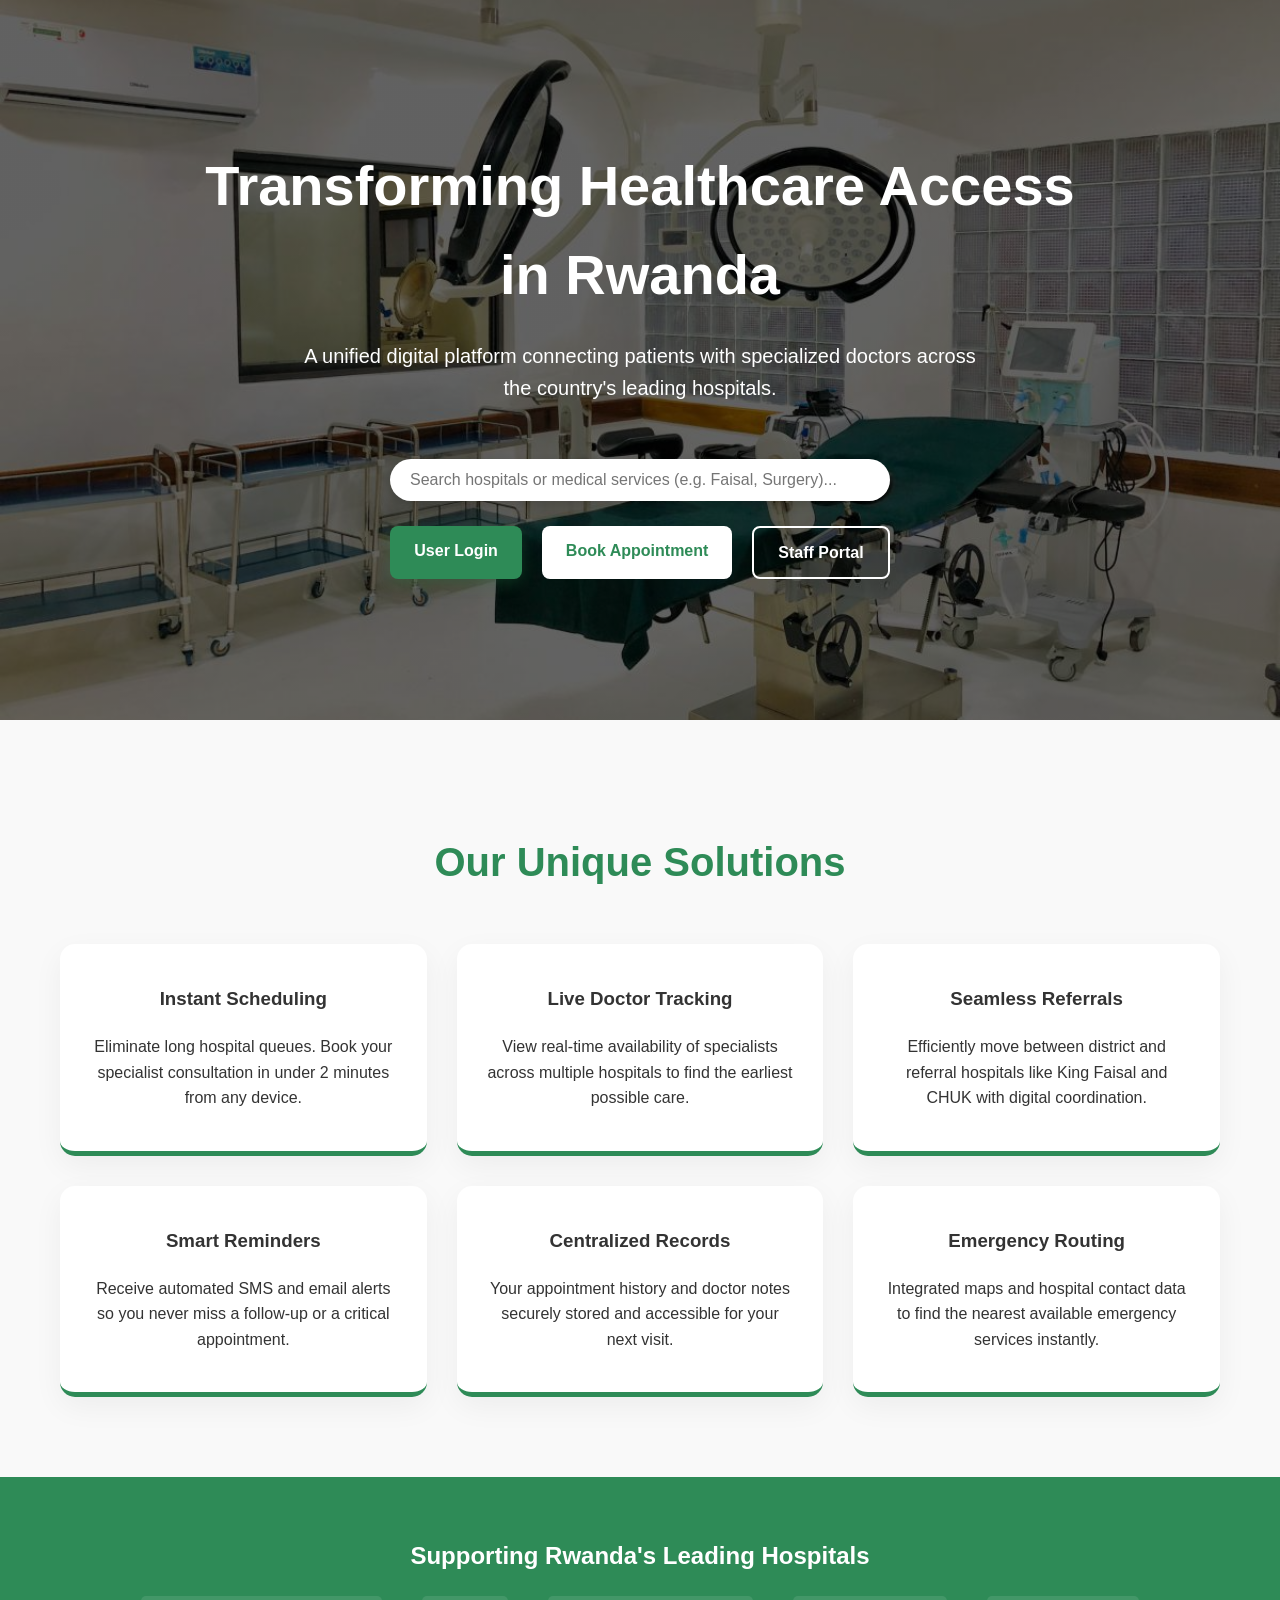
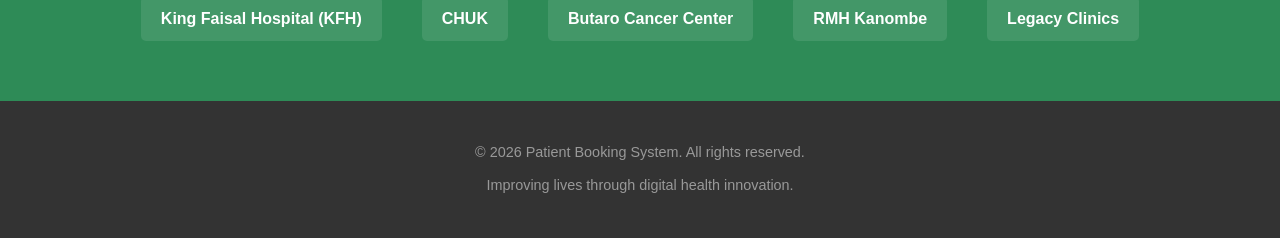
<file: HTML assignment/HTML/index.html>
<!DOCTYPE html>
<html lang="en">
<head>
    <meta charset="UTF-8">
    <meta name="viewport" content="width=device-width, initial-scale=1.0">
    <title>PATIENTS BOOKING SYSTEM - Home</title>
    <link rel="stylesheet" href="../CSS/styles.css">
</head>
<body>

    <!-- Hero Section -->
    <header class="hero">
        <h1>Transforming Healthcare Access in Rwanda</h1>
        <p>A unified digital platform connecting patients with specialized doctors across the country's leading hospitals.</p>
        <div class="search-container" style="margin-top: 25px; width: 100%; max-width: 500px; position: relative; margin-bottom: 25px;">
            <input type="text" id="homeSearch" placeholder="Search hospitals or medical services (e.g. Faisal, Surgery)..." style="padding: 12px 20px; border-radius: 25px; border: none; width: 100%; font-size: 1rem; box-shadow: 0 4px 10px rgba(0,0,0,0.15); box-sizing: border-box;">
            <div id="searchResults" style="position: absolute; width: 100%; background: white; color: #333; border-radius: 8px; margin-top: 5px; max-height: 200px; overflow-y: auto; text-align: left; box-shadow: 0 4px 15px rgba(0,0,0,0.2); display: none; z-index: 100; box-sizing: border-box; border: 1px solid #eee;"></div>
        </div>
        <div class="hero-btns">
            <a href="login.html" class="btn btn-primary">User Login</a>
            <a href="login.html" class="btn btn-secondary">Book Appointment</a>
            <a href="admin_login.html" class="btn btn-outline">Staff Portal</a>
        </div>
    </header>

    <!-- Unique Solutions Section -->
    <section class="solutions">
        <h2>Our Unique Solutions</h2>
        <div class="solutions-grid">
            <div class="solution-card">
                <h3>Instant Scheduling</h3>
                <p>Eliminate long hospital queues. Book your specialist consultation in under 2 minutes from any device.</p>
            </div>
            <div class="solution-card">
                <h3>Live Doctor Tracking</h3>
                <p>View real-time availability of specialists across multiple hospitals to find the earliest possible care.</p>
            </div>
            <div class="solution-card">
                <h3>Seamless Referrals</h3>
                <p>Efficiently move between district and referral hospitals like King Faisal and CHUK with digital coordination.</p>
            </div>
            <div class="solution-card">
                <h3>Smart Reminders</h3>
                <p>Receive automated SMS and email alerts so you never miss a follow-up or a critical appointment.</p>
            </div>
            <div class="solution-card">
                <h3>Centralized Records</h3>
                <p>Your appointment history and doctor notes securely stored and accessible for your next visit.</p>
            </div>
            <div class="solution-card">
                <h3>Emergency Routing</h3>
                <p>Integrated maps and hospital contact data to find the nearest available emergency services instantly.</p>
            </div>
        </div>
    </section>

    <!-- Partner Hospitals -->
    <section class="hospitals">
        <h2>Supporting Rwanda's Leading Hospitals</h2>
        <div class="hospital-list">
            <div class="hospital-item">King Faisal Hospital (KFH)</div>
            <div class="hospital-item">CHUK</div>
            <div class="hospital-item">Butaro Cancer Center</div>
            <div class="hospital-item">RMH Kanombe</div>
            <div class="hospital-item">Legacy Clinics</div>
        </div>
    </section>

    <footer>
        <p>&copy; 2026 Patient Booking System. All rights reserved.</p>
        <p style="margin-top: 10px;">Improving lives through digital health innovation.</p>
    </footer>

    <script src="../JS/home.js"></script>
</body>
</html>
</file>
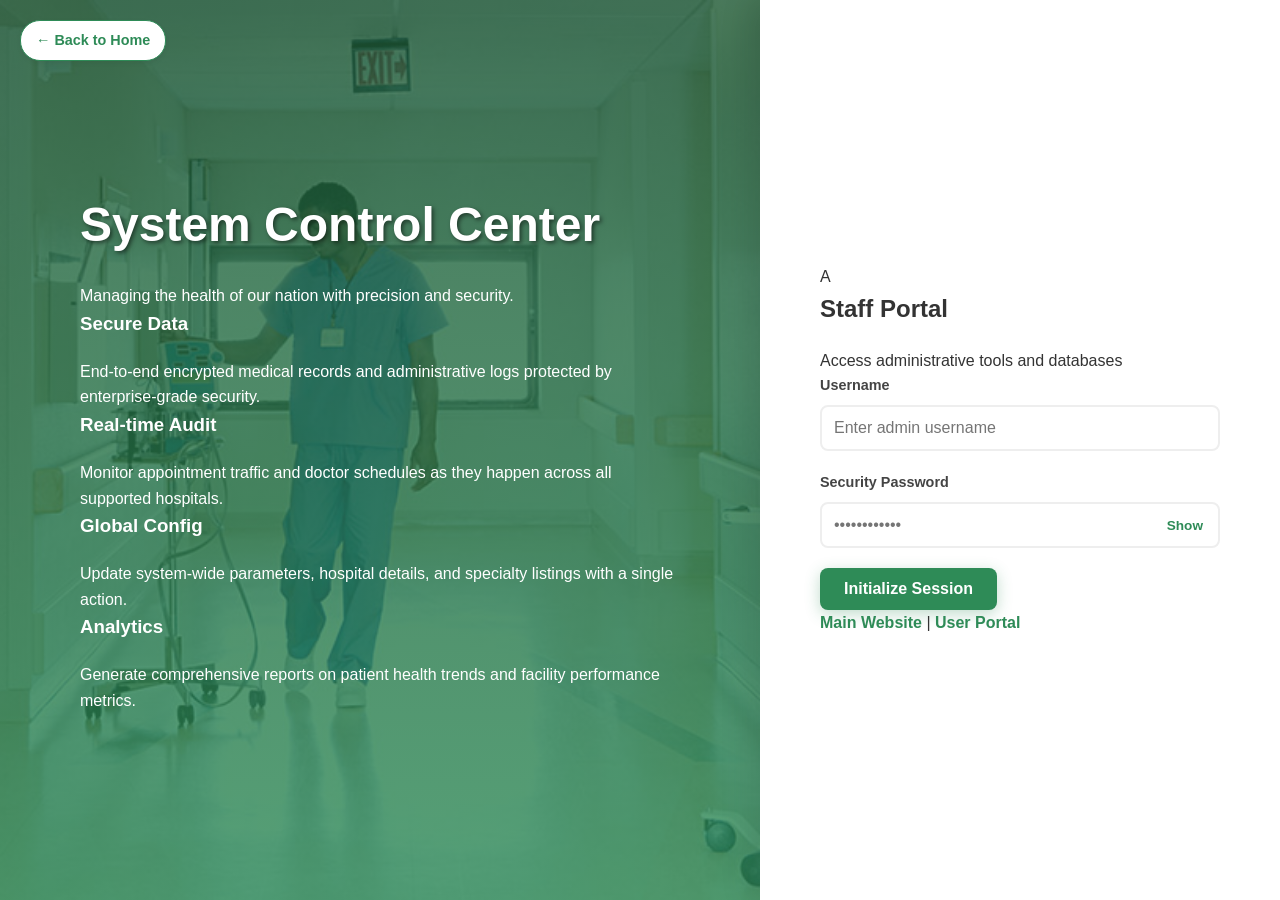
<file: HTML assignment/HTML/admin_login.html>
<!DOCTYPE html>
<html lang="en">
<head>
    <meta charset="UTF-8">
    <title>Admin Portal - Secure Login</title>
    <link rel="stylesheet" href="../CSS/styles.css">
</head>
<body>

    <a href="index.html" class="back-home">&larr; Back to Home</a>

    <div class="container">
        <!-- Left Section: System Control Highlights -->
        <div class="info-panel">
            <h1>System Control Center</h1>
            <p class="lead">Managing the health of our nation with precision and security.</p>
            
            <div class="features-list">
                <div class="feature-item">
                    <h3>Secure Data</h3>
                    <p>End-to-end encrypted medical records and administrative logs protected by enterprise-grade security.</p>
                </div>
                <div class="feature-item">
                    <h3>Real-time Audit</h3>
                    <p>Monitor appointment traffic and doctor schedules as they happen across all supported hospitals.</p>
                </div>
                <div class="feature-item">
                    <h3>Global Config</h3>
                    <p>Update system-wide parameters, hospital details, and specialty listings with a single action.</p>
                </div>
                <div class="feature-item">
                    <h3>Analytics</h3>
                    <p>Generate comprehensive reports on patient health trends and facility performance metrics.</p>
                </div>
            </div>
        </div>

        <!-- Right Section: Login Interface -->
        <div class="login-panel">
            <div class="login-form-wrapper">
                <div class="logo-box">A</div>
                <h2>Staff Portal</h2>
                <p class="subtitle">Access administrative tools and databases</p>

                <form id="adminLoginForm">
                    <div class="form-group">
                        <label for="username">Username</label>
                        <input type="text" id="username" placeholder="Enter admin username" required>
                    </div>
                    <div class="form-group">
                        <label for="password">Security Password</label>
                        <div style="position: relative; display: flex; align-items: center;">
                            <input type="password" id="password" placeholder="••••••••••••" required style="padding-right: 45px;">
                            <button type="button" class="toggle-password" style="position: absolute; right: 12px; background: none; border: none; cursor: pointer; color: var(--primary-color, #2e8b57); font-weight: bold; font-size: 0.85rem; padding: 5px; z-index: 10;">Show</button>
                        </div>
                    </div>

                    <button type="submit" class="btn-submit">Initialize Session</button>
                </form>

                <div class="links">
                    <a href="index.html">Main Website</a>
                    <span>|</span>
                    <a href="login.html">User Portal</a>
                </div>
            </div>
        </div>
    </div>

    <script src="../JS/login.js"></script>
</body>
</html>
</file>
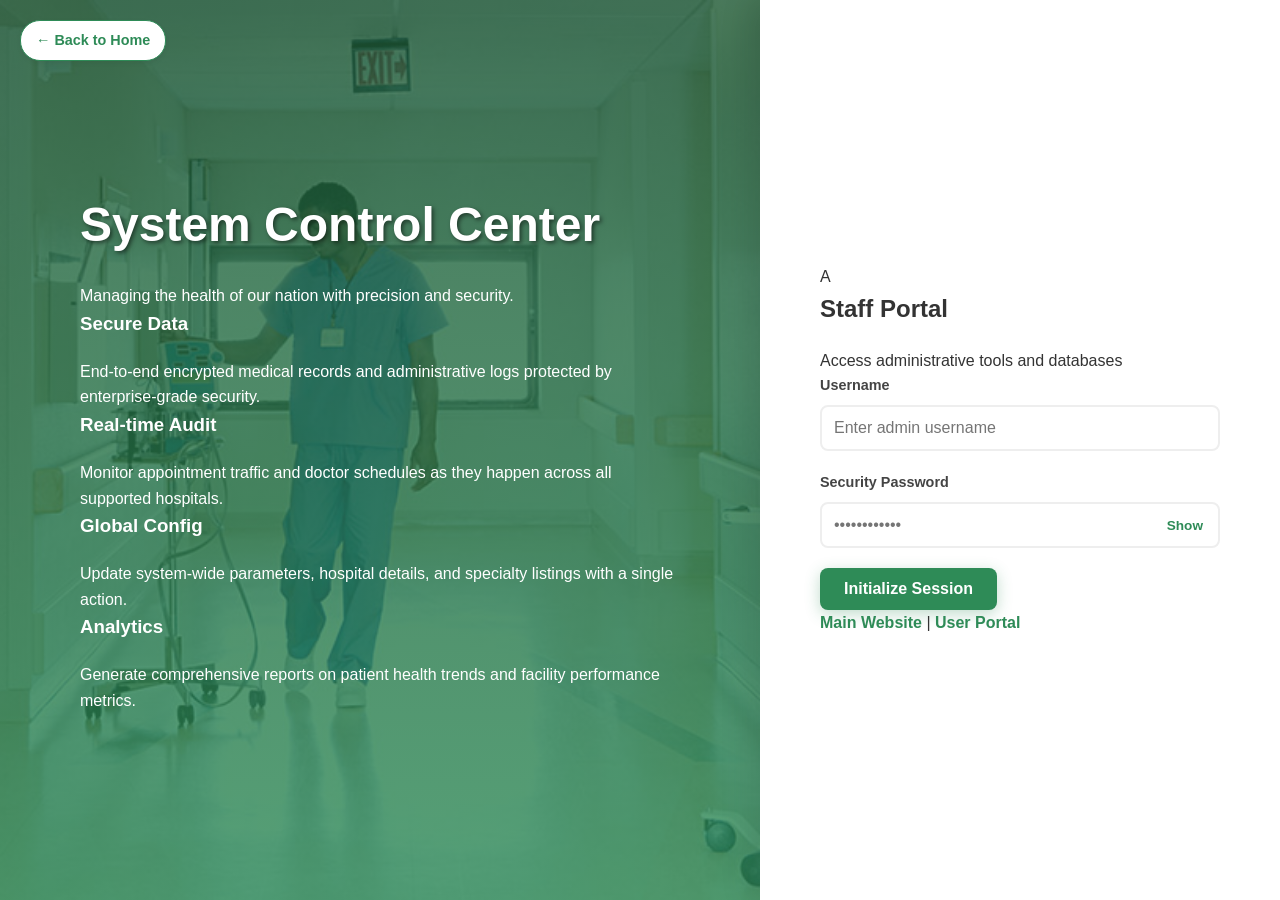
<file: HTML assignment/HTML/admin_workspace.html>
<!DOCTYPE html>
<html>
<head>
    <title>Admin Workspace - Patient Booking System</title>
    <link rel="stylesheet" href="../CSS/styles.css">
</head>
<body>

    <div class="sidebar">
        <h2>Admin Panel</h2>
        <a href="index.html">&larr; Back to Home</a>
        <a href="#dashboard">Dashboard</a>
        <a href="#appointments">Manage Appointments</a>
        <a href="#database">Patient Database</a>
        <a href="#schedules">Doctor Schedules</a>
        <a href="#reports">Reports</a>
        <a href="admin_login.html" style="margin-top: 50px; background: #246d44;">Logout</a>
    </div>

    <div class="main-content">
        
        <!-- SECTION 1: APPOINTMENTS (Defined before dashboard for CSS logic) -->
        <div id="appointments" class="content-section">
            <header>
                <h1>Manage Appointments</h1>
                <div style="color: #666;">View and process booking requests</div>
            </header>
            <div class="table-container">
                <h2 class="table-title">All Appointment Requests</h2>
                <table>
                    <thead>
                        <tr>
                            <th>ID</th>
                            <th>Patient</th>
                            <th>Doctor</th>
                            <th>Hospital</th>
                            <th>Status</th>
                            <th>Action</th>
                        </tr>
                    </thead>
                    <tbody>
                        <tr><td>#1001</td><td>Kwizera Jean</td><td>Dr. NIYONZIMA</td><td>King Faisal</td><td><span class="badge badge-pending">Pending</span></td><td><button class="btn-action btn-approve">Approve</button></td></tr>
                        <tr><td>#1002</td><td>Mutesi Alice</td><td>Dr. NIYONSENGA</td><td>CHUK</td><td><span class="badge badge-confirmed">Confirmed</span></td><td><button class="btn-action btn-cancel">Cancel</button></td></tr>
                    </tbody>
                </table>
            </div>
        </div>

        <!-- SECTION 2: PATIENT DATABASE -->
        <div id="database" class="content-section">
            <header>
                <h1>Patient Database</h1>
                <div style="color: #666;">Complete list of registered patients</div>
            </header>
            <div class="table-container">
                <h2 class="table-title">Registered Patients</h2>
                <table>
                    <thead>
                        <tr>
                            <th>Full Name</th>
                            <th>Email</th>
                            <th>Contact</th>
                            <th>Province</th>
                            <th>History</th>
                        </tr>
                    </thead>
                    <tbody>
                        <tr><td>Kwizera Jean</td><td>jean.k@mail.com</td><td>+250 788 000</td><td>Kigali</td><td><button class="btn-action btn-view">View File</button></td></tr>
                        <tr><td>Mutesi Alice</td><td>mutesi.a@mail.com</td><td>+250 788 111</td><td>Northern</td><td><button class="btn-action btn-view">View File</button></td></tr>
                    </tbody>
                </table>
            </div>
        </div>

        <!-- SECTION 3: DOCTOR SCHEDULES -->
        <div id="schedules" class="content-section">
            <header>
                <h1>Doctor Schedules</h1>
                <div style="color: #666;">Manage medical staff availability</div>
            </header>
            
            <div style="display: grid; grid-template-columns: 2fr 1fr; gap: 20px; align-items: start;">
                <div class="table-container">
                    <h2 class="table-title">Active Shifts</h2>
                    <table id="doctorsTable">
                        <thead>
                            <tr>
                                <th>Doctor</th>
                                <th>Specialty</th>
                                <th>Hospital</th>
                                <th>Email</th>
                                <th>Phone</th>
                                <th>Days</th>
                                <th>Action</th>
                            </tr>
                        </thead>
                        <tbody>
                            <!-- Loaded dynamically via JS -->
                        </tbody>
                    </table>
                </div>

                <div class="table-container">
                    <h2 class="table-title">Add New Doctor</h2>
                    <form id="addDoctorForm">
                        <div class="form-group">
                            <label for="docName">Doctor Name</label>
                            <input type="text" id="docName" placeholder="e.g. Dr. Gasana Jean" required style="padding: 8px; width: 100%;">
                        </div>
                        <div class="form-group">
                            <label for="docSpecialty">Specialty</label>
                            <input type="text" id="docSpecialty" placeholder="e.g. Cardiology" required style="padding: 8px; width: 100%;">
                        </div>
                        <div class="form-group">
                            <label for="docEmail">Email Address</label>
                            <input type="email" id="docEmail" placeholder="e.g. gasana.jean@kfh.rw" required style="padding: 8px; width: 100%;">
                        </div>
                        <div class="form-group">
                            <label for="docPhone">Phone Number</label>
                            <input type="tel" id="docPhone" placeholder="e.g. +250 788 999 999" required style="padding: 8px; width: 100%;">
                        </div>
                        <div class="form-group">
                            <label for="docDays">Available Days</label>
                            <input type="text" id="docDays" placeholder="e.g. Mon, Wed" required style="padding: 8px; width: 100%;">
                        </div>
                        <div class="form-group">
                            <label for="docHospital">Hospital</label>
                            <select id="docHospital" required style="padding: 8px; width: 100%;">
                                <option value="kfh">King Faisal Hospital (KFH)</option>
                                <option value="butaro">Butaro Hospital</option>
                                <option value="kanombe">Oncologie Kanombe</option>
                                <option value="chuk">University Teaching Hospital of Kigali (CHUK)</option>
                            </select>
                        </div>
                        <button type="submit" class="btn-submit" style="width: 100%; padding: 10px;">Add Doctor</button>
                    </form>
                </div>
            </div>
        </div>

        <!-- SECTION 4: REPORTS -->
        <div id="reports" class="content-section">
            <header>
                <h1>Reports & Analytics</h1>
                <div style="color: #666;">System performance metrics</div>
            </header>
            <div class="stats-container">
                <div class="stat-card"><h3>Total Revenue</h3><p>RWF 2.4M</p></div>
                <div class="stat-card"><h3>Success Rate</h3><p>94%</p></div>
                <div class="stat-card"><h3>New Patients</h3><p>+128</p></div>
            </div>
            <div class="table-container">
                <h2 class="table-title">Monthly Appointment Trends</h2>
                <div style="height: 150px; background: #f9f9f9; display: flex; align-items: flex-end; gap: 10px; padding: 20px; border-radius: 5px;">
                    <div style="height: 40%; background: #2e8b57; flex: 1;"></div>
                    <div style="height: 60%; background: #2e8b57; flex: 1;"></div>
                    <div style="height: 90%; background: #2e8b57; flex: 1;"></div>
                    <div style="height: 75%; background: #2e8b57; flex: 1;"></div>
                    <div style="height: 100%; background: #2e8b57; flex: 1;"></div>
                </div>
                <p style="text-align: center; color: #999; margin-top: 10px;">Jan - Feb - Mar - Apr - May</p>
            </div>
        </div>

        <!-- SECTION 5: DASHBOARD (Default) -->
        <div id="dashboard" class="content-section">
            <header>
                <h1>Workspace Overview</h1>
                <div style="color: #666;">Welcome, <b>Admin User</b></div>
            </header>

            <div class="stats-container">
                <div class="stat-card">
                    <h3>Today's Appointments</h3>
                    <p>12</p>
                </div>
                <div class="stat-card">
                    <h3>Pending Requests</h3>
                    <p>5</p>
                </div>
                <div class="stat-card">
                    <h3>Total Patients</h3>
                    <p>1,240</p>
                </div>
                <div class="stat-card">
                    <h3>Available Doctors</h3>
                    <p>8</p>
                </div>
            </div>

            <div class="table-container">
                <h2 class="table-title">Recent Booking Requests</h2>
                <table>
                    <thead>
                        <tr>
                            <th>Patient Name</th>
                            <th>Hospital</th>
                            <th>Doctor</th>
                            <th>Status</th>
                            <th>Actions</th>
                        </tr>
                    </thead>
                    <tbody>
                        <tr>
                            <td><b>Kwizera Jean</b></td>
                            <td>King Faisal (KFH)</td>
                            <td>Dr. NIYONZIMA A.</td>
                            <td><span class="badge badge-pending">Pending</span></td>
                            <td>
                                <button class="btn-action btn-approve">Approve</button>
                                <button class="btn-action btn-cancel">Cancel</button>
                            </td>
                        </tr>
                        <tr>
                            <td><b>Mutesi Alice</b></td>
                            <td>CHUK</td>
                            <td>Dr. NIYONSENGA G.</td>
                            <td><span class="badge badge-confirmed">Confirmed</span></td>
                            <td>
                                <button class="btn-action btn-view">View Detail</button>
                                <button class="btn-action btn-cancel">Cancel</button>
                            </td>
                        </tr>
                    </tbody>
                </table>
            </div>
        </div>

    </div>

    <script src="../JS/admin.js"></script>
</body>
</html>
</file>
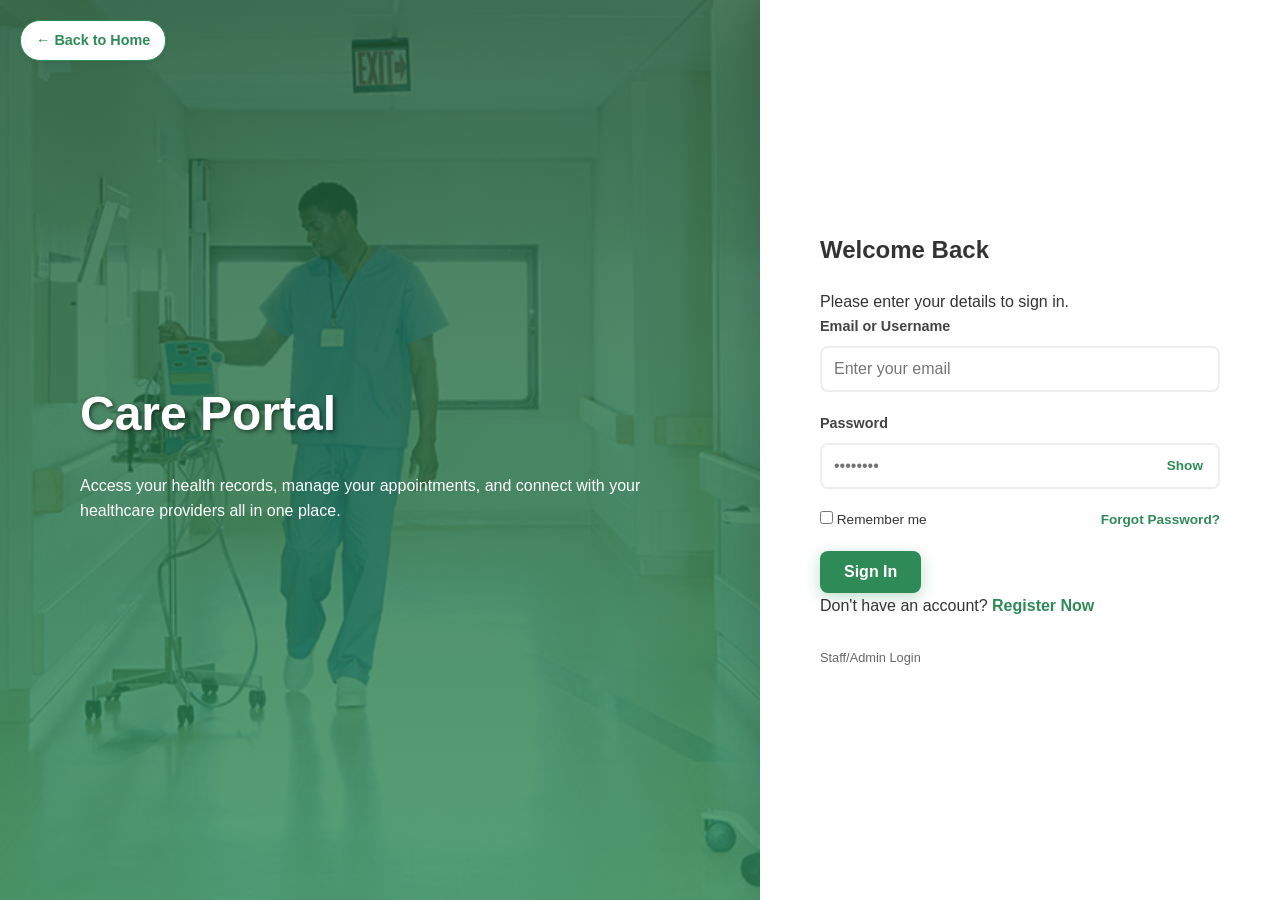
<file: HTML assignment/HTML/login.html>
<!DOCTYPE html>
<html lang="en">
<head>
    <meta charset="UTF-8">
    <title>Login - Patient Booking System</title>
    <link rel="stylesheet" href="../CSS/styles.css">
</head>
<body>

    <a href="index.html" class="back-home">&larr; Back to Home</a>

    <div class="login-container">
        <!-- Left Side: Hero -->
        <div class="hero-section">
            <h1>Care Portal</h1>
            <p>Access your health records, manage your appointments, and connect with your healthcare providers all in one place.</p>
        </div>

        <!-- Right Side: Login Form -->
        <div class="form-section">
            <div class="form-content">
                <h2>Welcome Back</h2>
                <p>Please enter your details to sign in.</p>

                <form id="patientLoginForm">
                    <div class="input-group">
                        <label for="username">Email or Username</label>
                        <input type="text" id="username" placeholder="Enter your email" required>
                    </div>
                    
                    <div class="input-group">
                        <label for="password">Password</label>
                        <div style="position: relative; display: flex; align-items: center;">
                            <input type="password" id="password" placeholder="••••••••" required style="padding-right: 45px;">
                            <button type="button" class="toggle-password" style="position: absolute; right: 12px; background: none; border: none; cursor: pointer; color: var(--primary-color, #2e8b57); font-weight: bold; font-size: 0.85rem; padding: 5px; z-index: 10;">Show</button>
                        </div>
                    </div>

                    <div style="display: flex; justify-content: space-between; margin-bottom: 20px; font-size: 0.85rem;">
                        <label><input type="checkbox"> Remember me</label>
                        <a href="#" style="color: #2e8b57; text-decoration: none;">Forgot Password?</a>
                    </div>

                    <button type="submit" class="btn-login">Sign In</button>
                </form>

                <div class="extra-links">
                    Don't have an account? <a href="register.html">Register Now</a>
                    <br><br>
                    <a href="admin_login.html" style="color: #666; font-weight: normal; font-size: 0.8rem;">Staff/Admin Login</a>
                </div>
            </div>
        </div>
    </div>

    <script src="../JS/patient_login.js"></script>
</body>
</html>
</file>
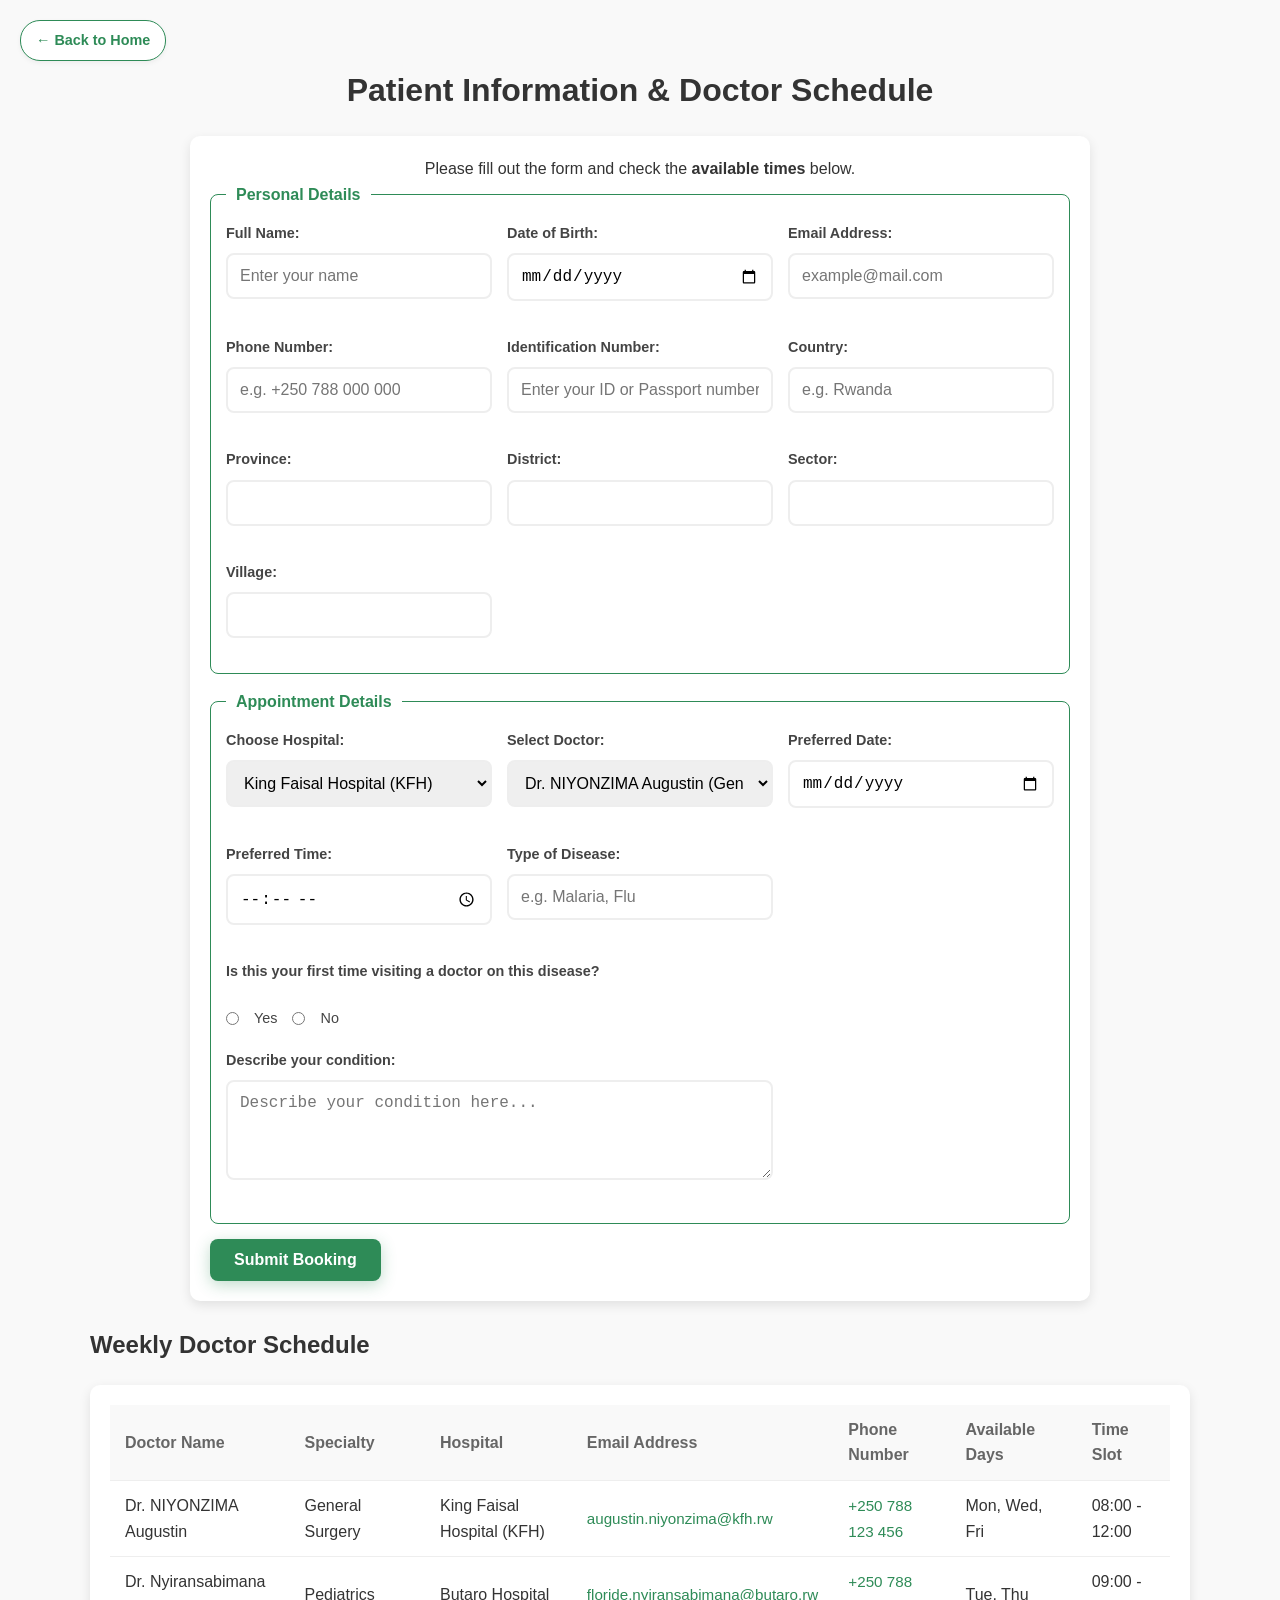
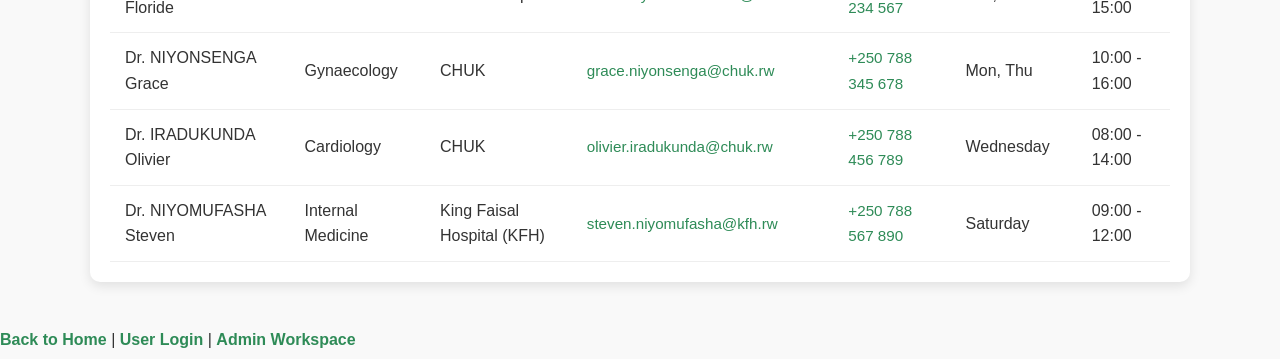
<file: HTML assignment/HTML/patient_info.html>
<!DOCTYPE html>
<html>
<head>
    <title>Patient Booking & Schedule</title>
    <link rel="stylesheet" href="../CSS/styles.css">
</head>
<body>
    <a href="index.html" class="back-home">&larr; Back to Home</a>
    <h1 style="text-align: center; margin-top: 65px;">Patient Information & <b>Doctor Schedule</b></h1>
    
    <div class="form-container">
        <p style="text-align: center;">Please fill out the form and check the <b>available times</b> below.</p>

        <form action="index.html" onsubmit="alert('Booking submitted successfully!');">
            <fieldset>
                <legend>Personal Details</legend>
                <div class="form-grid">
                    <div class="form-group">
                        <label for="name">Full Name:</label>
                        <input type="text" id="name" name="name" placeholder="Enter your name" required>
                    </div>
                    <div class="form-group">
                        <label for="dob">Date of Birth:</label>
                        <input type="date" id="dob" name="dob" required>
                    </div>
                    <div class="form-group">
                        <label for="email">Email Address:</label>
                        <input type="email" id="email" name="email" placeholder="example@mail.com" required>
                    </div>
                    <div class="form-group">
                        <label for="phone">Phone Number:</label>
                        <input type="tel" id="phone" name="phone" placeholder="e.g. +250 788 000 000" required>
                    </div>
                    <div class="form-group">
                        <label for="nid">Identification Number:</label>
                        <input type="text" id="nid" name="nid" placeholder="Enter your ID or Passport number" required>
                    </div>
                    <div class="form-group">
                        <label for="country">Country:</label>
                        <input type="text" id="country" name="country" placeholder="e.g. Rwanda">
                    </div>
                    <div class="form-group">
                        <label for="province">Province:</label>
                        <input type="text" id="province" name="province">
                    </div>
                    <div class="form-group">
                        <label for="district">District:</label>
                        <input type="text" id="district" name="district">
                    </div>
                    <div class="form-group">
                        <label for="sector">Sector:</label>
                        <input type="text" id="sector" name="sector">
                    </div>
                    <div class="form-group">
                        <label for="village">Village:</label>
                        <input type="text" id="village" name="village">
                    </div>
                </div>
            </fieldset>

            <fieldset>
                <legend>Appointment Details</legend>
                <div class="form-grid">
                    <div class="form-group">
                        <label for="hospital">Choose Hospital:</label>
                        <select id="hospital" name="hospital">
                            <option value="kfh">King Faisal Hospital (KFH)</option>
                            <option value="butaro">Butaro Hospital</option>
                            <option value="kanombe">Oncologie Kanombe</option>
                            <option value="chuk">University Teaching Hospital of Kigali (CHUK)</option>
                        </select>
                    </div>
                    <div class="form-group">
                        <label for="doctor">Select Doctor:</label>
                        <select id="doctor" name="doctor">
                            <option value="niyonzima">Dr. NIYONZIMA Augustin</option>
                            <option value="nyiransabimana">Dr. Nyiransabimana Floride</option>
                            <option value="niyonsenga">Dr. NIYONSENGA Grace</option>
                            <option value="iradukunda">Dr. IRADUKUNDA Olivier</option>
                            <option value="niyomufasha">Dr. NIYOMUFASHA Steven</option>
                        </select>
                    </div>
                    <div class="form-group">
                        <label for="date">Preferred Date:</label>
                        <input type="date" id="date" name="date">
                    </div>
                    <div class="form-group">
                        <label for="time">Preferred Time:</label>
                        <input type="time" id="time" name="time">
                    </div>
                    <div class="form-group">
                        <label for="disease">Type of Disease:</label>
                        <input type="text" id="disease" name="disease" placeholder="e.g. Malaria, Flu">
                    </div>
                    <div class="form-group" style="grid-column: span 2;">
                        <label>Is this your first time visiting a doctor on this disease?</label>
                        <div class="radio-group">
                            <input type="radio" id="visit_yes" name="first_visit" value="yes">
                            <label for="visit_yes">Yes</label>
                            <input type="radio" id="visit_no" name="first_visit" value="no">
                            <label for="visit_no">No</label>
                        </div>
                    </div>
                    <div class="form-group" style="grid-column: span 2;">
                        <label for="condition">Describe your condition:</label>
                        <textarea id="condition" name="condition" placeholder="Describe your condition here..." rows="4"></textarea>
                    </div>
                </div>
            </fieldset>

            <button type="submit" class="btn-submit">Submit Booking</button>
        </form>
    </div>

    <br>
    <div style="max-width: 1100px; margin: auto;">
        <h2><b>Weekly Doctor Schedule</b></h2>
        <div class="table-container">
            <table>
                <thead>
                    <tr>
                        <th>Doctor Name</th>
                        <th>Specialty</th>
                        <th>Hospital</th>
                        <th>Email Address</th>
                        <th>Phone Number</th>
                        <th>Available Days</th>
                        <th>Time Slot</th>
                    </tr>
                </thead>
                <tbody>
                    <tr>
                        <td>Dr. NIYONZIMA Augustin</td>
                        <td>General Surgery</td>
                        <td>King Faisal Hospital (KFH)</td>
                        <td><a href="mailto:augustin.niyonzima@kfh.rw" class="contact-link">augustin.niyonzima@kfh.rw</a></td>
                        <td><a href="tel:+250788123456" class="contact-link">+250 788 123 456</a></td>
                        <td>Mon, Wed, Fri</td>
                        <td>08:00 - 12:00</td>
                    </tr>
                    <tr>
                        <td>Dr. Nyiransabimana Floride</td>
                        <td>Pediatrics</td>
                        <td>Butaro Hospital</td>
                        <td><a href="mailto:floride.nyiransabimana@butaro.rw" class="contact-link">floride.nyiransabimana@butaro.rw</a></td>
                        <td><a href="tel:+250788234567" class="contact-link">+250 788 234 567</a></td>
                        <td>Tue, Thu</td>
                        <td>09:00 - 15:00</td>
                    </tr>
                    <tr>
                        <td>Dr. NIYONSENGA Grace</td>
                        <td>Gynaecology</td>
                        <td>CHUK</td>
                        <td><a href="mailto:grace.niyonsenga@chuk.rw" class="contact-link">grace.niyonsenga@chuk.rw</a></td>
                        <td><a href="tel:+250788345678" class="contact-link">+250 788 345 678</a></td>
                        <td>Mon, Thu</td>
                        <td>10:00 - 16:00</td>
                    </tr>
                    <tr>
                        <td>Dr. IRADUKUNDA Olivier</td>
                        <td>Cardiology</td>
                        <td>CHUK</td>
                        <td><a href="mailto:olivier.iradukunda@chuk.rw" class="contact-link">olivier.iradukunda@chuk.rw</a></td>
                        <td><a href="tel:+250788456789" class="contact-link">+250 788 456 789</a></td>
                        <td>Wednesday</td>
                        <td>08:00 - 14:00</td>
                    </tr>
                    <tr>
                        <td>Dr. NIYOMUFASHA Steven</td>
                        <td>Internal Medicine</td>
                        <td>King Faisal Hospital (KFH)</td>
                        <td><a href="mailto:steven.niyomufasha@kfh.rw" class="contact-link">steven.niyomufasha@kfh.rw</a></td>
                        <td><a href="tel:+250788567890" class="contact-link">+250 788 567 890</a></td>
                        <td>Saturday</td>
                        <td>09:00 - 12:00</td>
                    </tr>
                </tbody>
            </table>
        </div>
    </div>

    <br>
    <nav>
        <a href="index.html"><b>Back to Home</b></a> | 
        <a href="login.html"><b>User Login</b></a> | 
        <a href="admin_login.html" onclick="return confirm('Please login as an admin to access the workspace. Do you wish to proceed to the login page?')"><b>Admin Workspace</b></a>
    </nav>
    <script src="../JS/patient_info.js"></script>
</body>
</html>
</file>
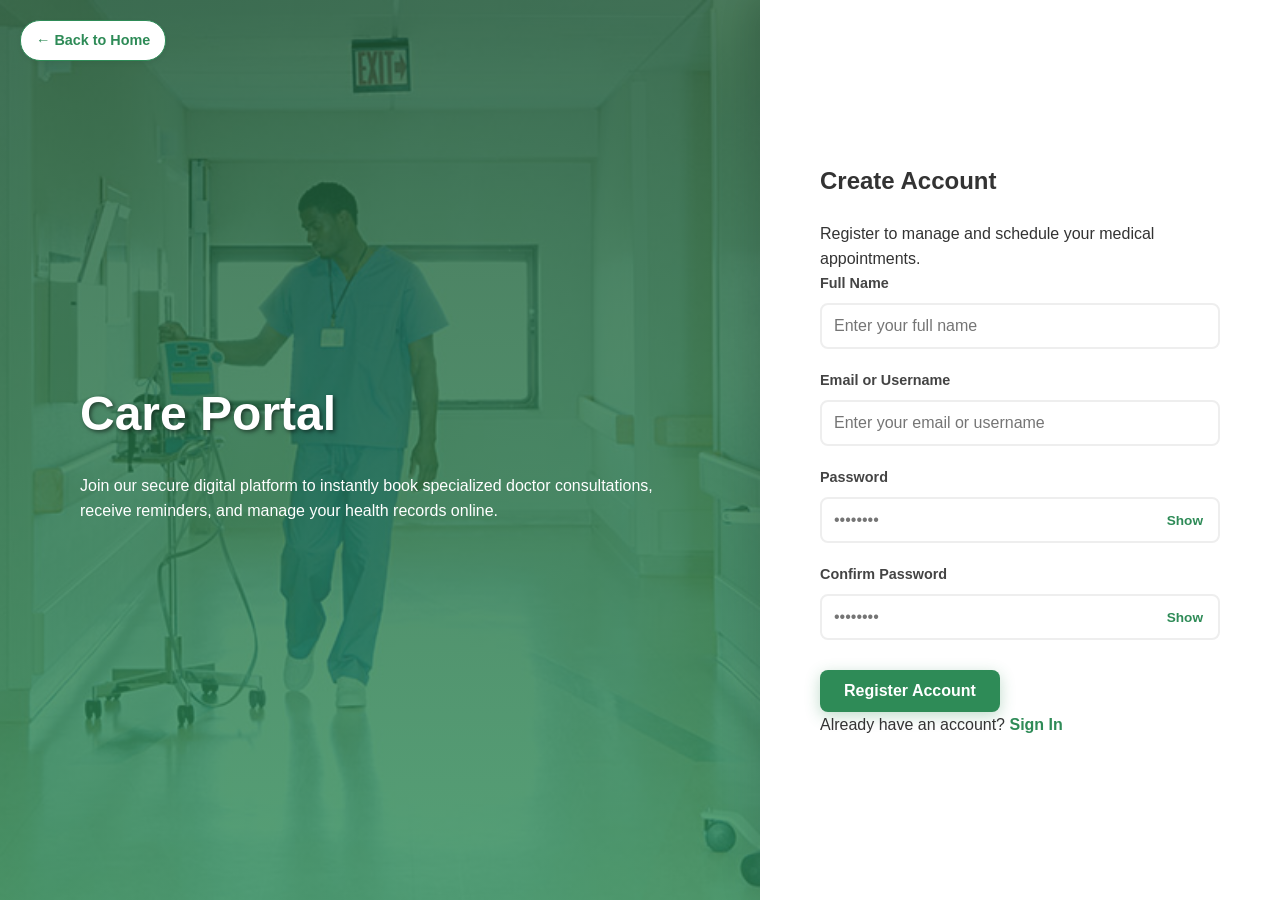
<file: HTML assignment/HTML/register.html>
<!DOCTYPE html>
<html lang="en">
<head>
    <meta charset="UTF-8">
    <title>Register - Patient Booking System</title>
    <link rel="stylesheet" href="../CSS/styles.css">
</head>
<body>

    <a href="index.html" class="back-home">&larr; Back to Home</a>

    <div class="login-container">
        <!-- Left Side: Hero -->
        <div class="hero-section">
            <h1>Care Portal</h1>
            <p>Join our secure digital platform to instantly book specialized doctor consultations, receive reminders, and manage your health records online.</p>
        </div>

        <!-- Right Side: Register Form -->
        <div class="form-section">
            <div class="form-content">
                <h2>Create Account</h2>
                <p>Register to manage and schedule your medical appointments.</p>

                <form id="registerForm">
                    <div class="input-group">
                        <label for="reg_fullname">Full Name</label>
                        <input type="text" id="reg_fullname" placeholder="Enter your full name" required>
                    </div>

                    <div class="input-group">
                        <label for="reg_username">Email or Username</label>
                        <input type="text" id="reg_username" placeholder="Enter your email or username" required>
                    </div>
                    
                    <div class="input-group">
                        <label for="reg_password">Password</label>
                        <div style="position: relative; display: flex; align-items: center;">
                            <input type="password" id="reg_password" placeholder="••••••••" required style="padding-right: 45px;">
                            <button type="button" class="toggle-password" style="position: absolute; right: 12px; background: none; border: none; cursor: pointer; color: var(--primary-color, #2e8b57); font-weight: bold; font-size: 0.85rem; padding: 5px; z-index: 10;">Show</button>
                        </div>
                    </div>

                    <div class="input-group">
                        <label for="reg_confirm_password">Confirm Password</label>
                        <div style="position: relative; display: flex; align-items: center;">
                            <input type="password" id="reg_confirm_password" placeholder="••••••••" required style="padding-right: 45px;">
                            <button type="button" class="toggle-password-confirm" style="position: absolute; right: 12px; background: none; border: none; cursor: pointer; color: var(--primary-color, #2e8b57); font-weight: bold; font-size: 0.85rem; padding: 5px; z-index: 10;">Show</button>
                        </div>
                    </div>

                    <button type="submit" class="btn-login" style="margin-top: 10px;">Register Account</button>
                </form>

                <div class="extra-links">
                    Already have an account? <a href="login.html">Sign In</a>
                </div>
            </div>
        </div>
    </div>

    <script src="../JS/register.js"></script>
</body>
</html>
</file>
<file: HTML assignment/CSS/styles.css>
/* Global Styles & Resets */
* {
    box-sizing: border-box;
    margin: 0;
    padding: 0;
}

body, html {
    height: 100%;
    font-family: 'Segoe UI', Tahoma, Geneva, Verdana, sans-serif;
    line-height: 1.6;
    color: #333;
    background-color: #f9f9f9;
}

/* Common Colors & Themes */
:root {
    --primary-color: #2e8b57;
    --primary-hover: #246d44;
    --primary-light: #d4edda;
    --text-dark: #333;
    --text-light: #666;
    --bg-light: #f4f7f6;
    --white: #ffffff;
    --shadow: 0 4px 12px rgba(0, 0, 0, 0.1);
}

/* Typography */
h1, h2, h3 {
    margin-bottom: 20px;
}

a {
    color: var(--primary-color);
    text-decoration: none;
    font-weight: 600;
}

a:hover {
    text-decoration: underline;
}

/* Common Components */

/* Buttons */
.btn, .btn-submit, .btn-login, .btn-action {
    display: inline-block;
    padding: 12px 24px;
    border: none;
    border-radius: 8px;
    font-weight: bold;
    cursor: pointer;
    transition: all 0.3s ease;
    text-align: center;
    font-size: 1rem;
}

.btn-primary, .btn-submit, .btn-login {
    background-color: var(--primary-color);
    color: var(--white);
    box-shadow: 0 4px 15px rgba(46, 139, 87, 0.3);
}

.btn-primary:hover, .btn-submit:hover, .btn-login:hover {
    background-color: var(--primary-hover);
    transform: translateY(-2px);
}

.btn-secondary {
    background-color: var(--white);
    color: var(--primary-color);
}

.btn-outline {
    background-color: transparent;
    border: 2px solid var(--white);
    color: var(--white);
}

.btn-outline:hover {
    background-color: var(--white);
    color: var(--text-dark);
}

/* Forms */
.form-group, .input-group {
    margin-bottom: 20px;
}

.form-group label, .input-group label {
    display: block;
    margin-bottom: 8px;
    font-weight: bold;
    color: #444;
    font-size: 0.9rem;
}

.form-group input, .input-group input, select, textarea {
    width: 100%;
    padding: 12px;
    border: 2px solid #eee;
    border-radius: 8px;
    font-size: 1rem;
    transition: all 0.3s;
}

.form-group input:focus, .input-group input:focus, select:focus, textarea:focus {
    outline: none;
    border-color: var(--primary-color);
    background-color: #f9fffb;
}

/* Tables */
.table-container {
    background: var(--white);
    padding: 20px;
    border-radius: 10px;
    box-shadow: var(--shadow);
    margin-bottom: 20px;
    overflow-x: auto;
}

table {
    width: 100%;
    border-collapse: collapse;
}

th, td {
    padding: 12px 15px;
    text-align: left;
    border-bottom: 1px solid #eee;
}

th {
    background-color: #f9f9f9;
    color: var(--text-light);
    font-weight: 600;
}

tr:hover {
    background-color: #fcfcfc;
}

/* Status Badges */
.badge {
    padding: 5px 10px;
    border-radius: 20px;
    font-size: 12px;
    font-weight: bold;
}
.badge-pending { background-color: #fff3cd; color: #856404; }
.badge-confirmed { background-color: #d4edda; color: #155724; }

/* Action Buttons in Tables */
.btn-action {
    padding: 6px 12px;
    font-size: 12px;
    margin-right: 5px;
}
.btn-approve { background-color: var(--primary-color); color: white; }
.btn-cancel { background-color: #dc3545; color: white; }
.btn-view { background-color: #007bff; color: white; }

/* Stats Cards */
.stats-container {
    display: grid;
    grid-template-columns: repeat(auto-fit, minmax(200px, 1fr));
    gap: 20px;
    margin-bottom: 30px;
}
.stat-card {
    background: white;
    padding: 20px;
    border-radius: 10px;
    box-shadow: var(--shadow);
    text-align: center;
}
.stat-card h3 {
    margin: 0;
    color: var(--text-light);
    font-size: 14px;
    text-transform: uppercase;
}
.stat-card p {
    margin: 10px 0 0;
    font-size: 24px;
    font-weight: bold;
    color: var(--primary-color);
}

/* --- Page Specific Styles --- */

/* index.html (Hero & Solutions) */
.hero {
    height: 80vh;
    background: linear-gradient(rgba(0, 0, 0, 0.6), rgba(0, 0, 0, 0.6)), 
                url("../images/home.jpeg");
    background-size: cover;
    background-position: center;
    display: flex;
    flex-direction: column;
    justify-content: center;
    align-items: center;
    text-align: center;
    color: white;
    padding: 20px;
    
}
.hero h1 { font-size: 3.5rem; max-width: 900px; }
.hero p { font-size: 1.25rem; max-width: 700px; margin-bottom: 30px; }
.hero-btns { display: flex; gap: 20px; }

.solutions { padding: 80px 20px; max-width: 1200px; margin: 0 auto; text-align: center; }
.solutions h2 { font-size: 2.5rem; color: var(--primary-color); margin-bottom: 50px; }
.solutions-grid { display: grid; grid-template-columns: repeat(auto-fit, minmax(280px, 1fr)); gap: 30px; }
.solution-card {
    background: white; padding: 40px 30px; border-radius: 15px;
    box-shadow: 0 10px 30px rgba(0,0,0,0.05); transition: transform 0.3s;
    border-bottom: 5px solid var(--primary-color);
}
.solution-card:hover { transform: translateY(-10px); }

.hospitals { background-color: var(--primary-color); color: white; padding: 60px 20px; text-align: center; }
.hospital-list { display: flex; flex-wrap: wrap; justify-content: center; gap: 40px; font-weight: bold; }
.hospital-item { background: rgba(255, 255, 255, 0.1); padding: 10px 20px; border-radius: 5px; }

footer { background-color: #333; color: #999; padding: 40px 20px; text-align: center; font-size: 0.9rem; }

/* login.html & admin_login.html (Split layouts) */
.login-container, .container { display: flex; height: 100vh; width: 100%; }

.hero-section, .info-panel {
    flex: 1.5;
    background: linear-gradient(rgba(30, 90, 55, 0.8), rgba(46, 139, 87, 0.8)), 
                url('../images/top-largest-independent-hospitals-header.jpg');
    background-size: cover;
    background-position: center;
    display: flex; flex-direction: column; justify-content: center;
    padding: 80px; color: white; position: relative;
}
.info-panel::after {
    content: ""; position: absolute; top: 0; left: 0; width: 100%; height: 100%;
    background: url('https://www.transparenttextures.com/patterns/carbon-fibre.png');
    opacity: 0.1; pointer-events: none;
}

.login-panel, .form-section {
    flex: 1; background-color: white; display: flex; flex-direction: column;
    justify-content: center; padding: 60px; box-shadow: -10px 0 30px rgba(0,0,0,0.1); z-index: 10;
}
.login-form-wrapper, .form-content { max-width: 400px; margin: 0 auto; width: 100%; }

.hero-section h1, .info-panel h1 {
    font-size: 3rem;
    text-shadow: 2px 2px 4px rgba(0, 0, 0, 0.5);
}

.back-home {
    position: absolute;
    top: 20px;
    left: 20px;
    font-size: 0.9rem;
    padding: 8px 15px;
    border: 1px solid var(--primary-color);
    border-radius: 20px;
    background-color: var(--white);
    color: var(--primary-color);
    text-decoration: none;
    font-weight: bold;
    box-shadow: 0 2px 5px rgba(0,0,0,0.05);
    transition: all 0.2s ease;
    z-index: 1000;
}
.back-home:hover {
    background-color: var(--primary-color);
    color: var(--white);
    text-decoration: none;
    transform: translateX(-3px);
}

/* admin_workspace.html (Sidebar & Dashboard) */
.sidebar {
    width: 250px; background-color: var(--primary-color); color: white;
    height: 100vh; position: fixed; padding-top: 20px; z-index: 100;
}
.sidebar h2 { text-align: center; font-size: 20px; margin-bottom: 30px; }
.sidebar a {
    padding: 15px 25px; text-decoration: none; font-size: 16px;
    color: white; display: block; transition: 0.3s;
}
.sidebar a:hover { background-color: var(--primary-hover); }

.main-content { margin-left: 250px; padding: 30px; width: calc(100% - 250px); }
header { display: flex; justify-content: space-between; align-items: center; margin-bottom: 30px; }

.content-section { display: none; }
#dashboard:target, #appointments:target, #database:target, #schedules:target, #reports:target { display: block; }
.content-section:not(:target) { display: none; }
#dashboard { display: block; }
#appointments:target ~ #dashboard, #database:target ~ #dashboard, #schedules:target ~ #dashboard, #reports:target ~ #dashboard { display: none; }

/* patient_info.html (Forms & Fieldsets) */
.form-container { max-width: 900px; margin: auto; background: white; padding: 20px; border-radius: 10px; box-shadow: var(--shadow); }
fieldset { border: 1px solid var(--primary-color); border-radius: 8px; margin-bottom: 15px; padding: 15px; }
legend { color: var(--primary-color); font-weight: bold; padding: 0 10px; }
.form-grid { display: grid; grid-template-columns: repeat(auto-fit, minmax(200px, 1fr)); gap: 15px; }
.radio-group { display: flex; gap: 15px; align-items: center; height: 100%; }
.radio-group label { font-weight: normal; margin-bottom: 0; }
.radio-group input { width: auto; }

/* Responsive Adjustments */
@media (max-width: 1100px) {
    .info-panel { padding: 40px; }
}
@media (max-width: 900px) {
    .container, .login-container { flex-direction: column; overflow-y: auto; }
    .info-panel, .hero-section { flex: none; height: 40%; padding: 40px 20px; text-align: center; }
    .login-panel, .form-section { flex: none; height: 60%; padding: 40px 20px; box-shadow: none; }
    .features-list { display: none; }
    .main-content { margin-left: 0; width: 100%; }
    .sidebar { display: none; } /* Simplified for mobile in this exercise */
}
@media (max-width: 768px) {
    .hero h1 { font-size: 2.5rem; }
    .hero-btns { flex-direction: column; width: 100%; max-width: 300px; }
}

/* Mobile Sidebar Toggle styling */
.menu-toggle {
    display: none;
    font-size: 24px;
    background: var(--primary-color);
    color: white;
    border: none;
    padding: 8px 15px;
    border-radius: 5px;
    cursor: pointer;
    margin-right: 15px;
}
@media (max-width: 900px) {
    .menu-toggle {
        display: inline-block;
    }
    .sidebar.active {
        display: block !important;
        position: fixed;
        left: 0;
        top: 0;
        height: 100%;
        box-shadow: 5px 0 15px rgba(0,0,0,0.3);
    }
    .sidebar-overlay {
        position: fixed;
        top: 0;
        left: 0;
        width: 100%;
        height: 100%;
        background: rgba(0,0,0,0.5);
        z-index: 99;
        display: none;
    }
    .sidebar-overlay.active {
        display: block;
    }
}

/* Contact Links in Tables */
.contact-link {
    color: #2e8b57;
    font-weight: 500;
    font-size: 0.95rem;
    transition: color 0.2s ease, text-decoration 0.2s ease;
}
.contact-link:hover {
    color: #246d44;
    text-decoration: underline;
}
</file>
